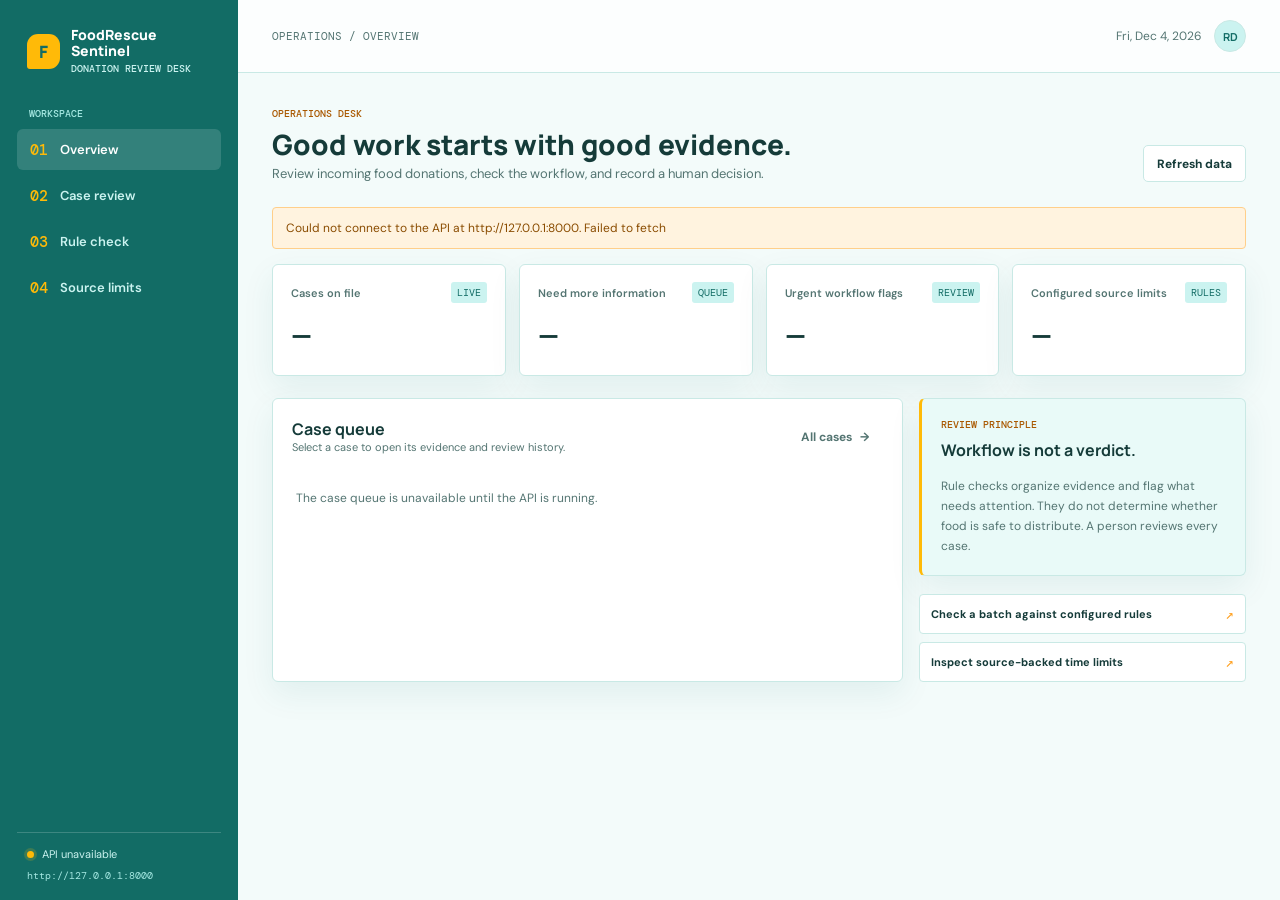
<file: Frontend/index.html>
<!doctype html>
<html lang="en">
<head>
	<meta charset="utf-8">
	<meta name="viewport" content="width=device-width, initial-scale=1">
	<meta name="theme-color" content="#2ec4b6">
	<title>Overview | FoodRescue Sentinel</title>
	<link rel="preconnect" href="https://fonts.googleapis.com">
	<link rel="preconnect" href="https://fonts.gstatic.com" crossorigin>
	<link href="https://fonts.googleapis.com/css2?family=DM+Mono:wght@400;500&family=DM+Sans:wght@400;500;600;700&family=Manrope:wght@500;600;700;800&display=swap" rel="stylesheet">
	<link rel="stylesheet" href="app.css">
	<script src="app.js" defer></script>
</head>
<body data-page="overview">
	<div class="app-shell">
		<aside class="sidebar">
			<a class="brand" href="index.html"><span class="brand-mark">F</span><span class="brand-name">FoodRescue Sentinel<span>DONATION REVIEW DESK</span></span></a>
			<div class="nav-label">Workspace</div>
			<nav class="nav" aria-label="Main navigation">
				<a class="nav-button active" href="index.html" aria-current="page"><span class="nav-glyph">01</span>Overview</a>
				<a class="nav-button" href="cases.html"><span class="nav-glyph">02</span>Case review</a>
				<a class="nav-button" href="rules.html"><span class="nav-glyph">03</span>Rule check</a>
				<a class="nav-button" href="limits.html"><span class="nav-glyph">04</span>Source limits</a>
			</nav>
			<div class="sidebar-bottom"><div class="connection"><span id="connectionDot" class="connection-dot"></span><span id="connectionLabel">Checking API</span></div><div id="apiAddress" class="api-address"></div></div>
		</aside>
		<div class="workspace">
			<header class="topbar"><div class="crumb">OPERATIONS / OVERVIEW</div><div class="top-actions"><span id="todayLabel" class="today"></span><span class="avatar" title="Review desk">RD</span></div></header>
			<main class="page">
				<div class="page-heading"><div><div class="eyebrow">Operations desk</div><h1>Good work starts with good evidence.</h1><p class="subheading">Review incoming food donations, check the workflow, and record a human decision.</p></div><button class="button" id="refreshOverview">Refresh data</button></div>
				<div id="globalNotice" class="notice hidden" role="status"></div>
				<div class="metric-grid">
					<div class="metric"><div class="metric-top">Cases on file <span class="metric-tag">LIVE</span></div><div id="metricCases" class="metric-value">—</div></div>
					<div class="metric"><div class="metric-top">Need more information <span class="metric-tag">QUEUE</span></div><div id="metricInfo" class="metric-value">—</div></div>
					<div class="metric"><div class="metric-top">Urgent workflow flags <span class="metric-tag">REVIEW</span></div><div id="metricUrgent" class="metric-value">—</div></div>
					<div class="metric"><div class="metric-top">Configured source limits <span class="metric-tag">RULES</span></div><div id="metricLimits" class="metric-value">—</div></div>
				</div>
				<div class="overview-grid">
					<section class="panel"><div class="panel-heading"><div><h2>Case queue</h2><div class="panel-note">Select a case to open its evidence and review history.</div></div><a class="button subtle" href="cases.html">All cases <span aria-hidden="true">→</span></a></div><div id="overviewCases" class="case-list"><div class="skeleton">Loading cases…</div></div></section>
					<div><section class="panel guardrail"><div class="eyebrow">Review principle</div><h2>Workflow is not a verdict.</h2><p>Rule checks organize evidence and flag what needs attention. They do not determine whether food is safe to distribute. A person reviews every case.</p></section><div class="quick-links"><a class="quick-link" href="rules.html"><span>Check a batch against configured rules</span><span aria-hidden="true">↗</span></a><a class="quick-link" href="limits.html"><span>Inspect source-backed time limits</span><span aria-hidden="true">↗</span></a></div></div>
				</div>
			</main>
		</div>
	</div>
</body>
</html>
</file>
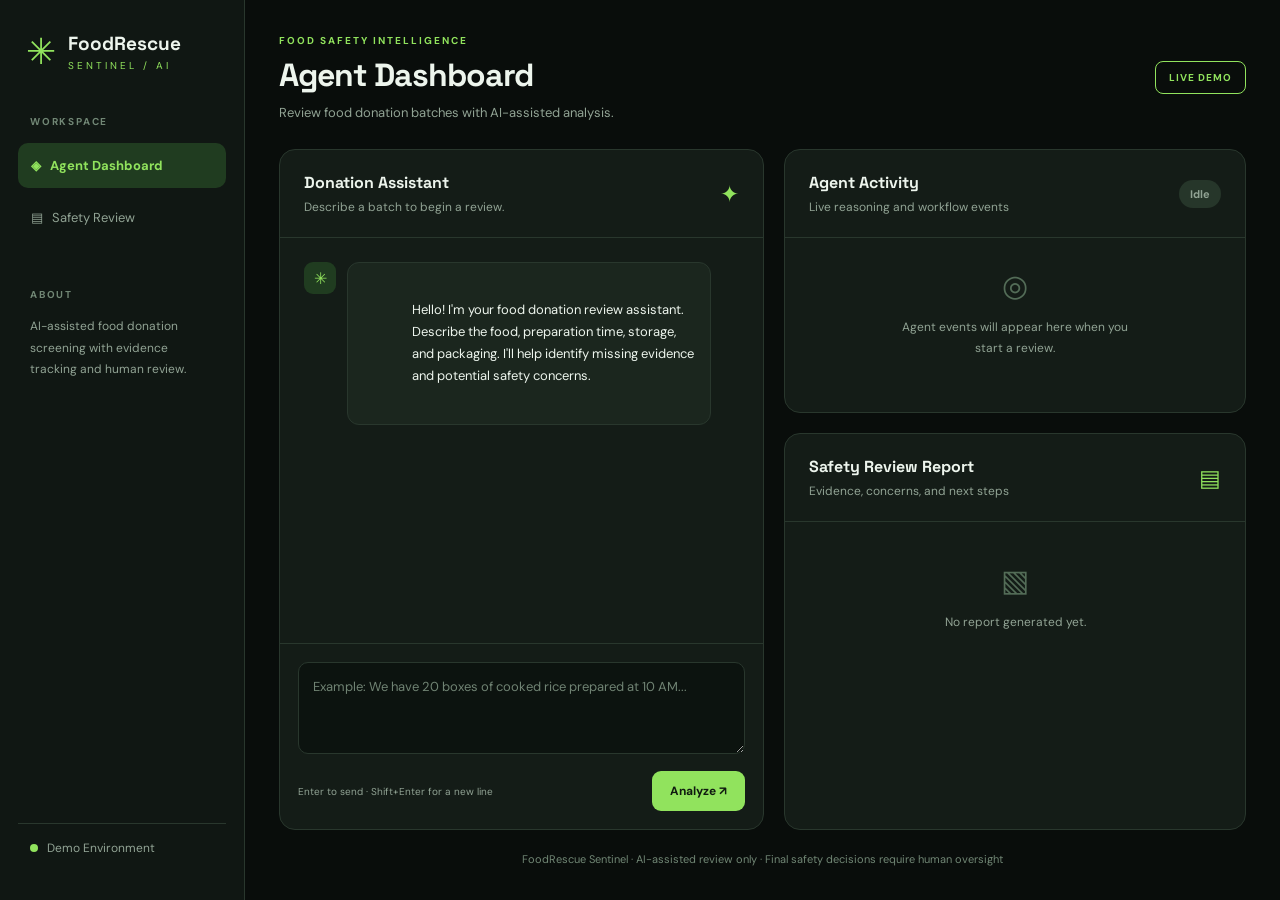
<file: frontend/index.html>
<!DOCTYPE html>
<html lang="en">
<head>
  <meta charset="UTF-8" />
  <meta name="viewport" content="width=device-width, initial-scale=1.0" />
  <title>FoodRescue Sentinel | AI Agent Demo</title>
  <link rel="stylesheet" href="style.css" />
</head>
<body>
  <div class="app">
    <aside class="sidebar">
      <div class="brand">
        <span class="brand-icon">✳</span>
        <div>
          <h2>FoodRescue</h2>
          <p>SENTINEL / AI</p>
        </div>
      </div>

      <div class="sidebar-content">
        <span class="section-label">WORKSPACE</span>
        <div class="nav-item active">◈ &nbsp; Agent Dashboard</div>
        <div class="nav-item">▤ &nbsp; Safety Review</div>

        <div class="sidebar-info">
          <span class="section-label">ABOUT</span>
          <p>AI-assisted food donation screening with evidence tracking and human review.</p>
        </div>
      </div>

      <div class="sidebar-footer">
        <span class="status-dot"></span>
        <span>Demo Environment</span>
      </div>
    </aside>

    <main class="main">
      <header class="topbar">
        <div>
          <p class="eyebrow">FOOD SAFETY INTELLIGENCE</p>
          <h1>Agent Dashboard</h1>
          <p class="subtitle">Review food donation batches with AI-assisted analysis.</p>
        </div>
        <span class="demo-badge">LIVE DEMO</span>
      </header>

      <div class="dashboard">
        <section class="panel chat-panel">
          <div class="panel-heading">
            <div>
              <h3>Donation Assistant</h3>
              <p>Describe a batch to begin a review.</p>
            </div>
            <span class="panel-icon">✦</span>
          </div>

          <div id="chatMessages" class="chat-messages">
            <div class="message assistant">
              <div class="avatar">✳</div>
              <div class="bubble">
                Hello! I'm your food donation review assistant.
                Describe the food, preparation time, storage,
                and packaging. I'll help identify missing evidence
                and potential safety concerns.
              </div>
            </div>
          </div>

          <form id="chatForm" class="chat-form">
            <textarea
              id="messageInput"
              placeholder="Example: We have 20 boxes of cooked rice prepared at 10 AM..."
              rows="3"
              required
            ></textarea>
            <div class="form-actions">
              <span>Enter to send · Shift+Enter for a new line</span>
              <button id="sendButton" type="submit">Analyze ↗</button>
            </div>
          </form>
        </section>

        <div class="right-column">
          <section class="panel activity-panel">
            <div class="panel-heading">
              <div>
                <h3>Agent Activity</h3>
                <p>Live reasoning and workflow events</p>
              </div>
              <span id="agentStatus" class="status-pill">Idle</span>
            </div>
            <div id="activityLog" class="activity-log">
              <div class="empty-state">
                <span>◎</span>
                <p>Agent events will appear here when you start a review.</p>
              </div>
            </div>
          </section>

          <section class="panel report-panel">
            <div class="panel-heading">
              <div>
                <h3>Safety Review Report</h3>
                <p>Evidence, concerns, and next steps</p>
              </div>
              <span class="panel-icon">▤</span>
            </div>
            <div id="reportContent" class="report-content">
              <div class="empty-state">
                <span>▧</span>
                <p>No report generated yet.</p>
              </div>
            </div>
          </section>
        </div>
      </div>

      <footer class="footer">
        FoodRescue Sentinel · AI-assisted review only · Final safety decisions require human oversight
      </footer>
    </main>
  </div>

  <script src="script.js"></script>
</body>
</html>
</file>
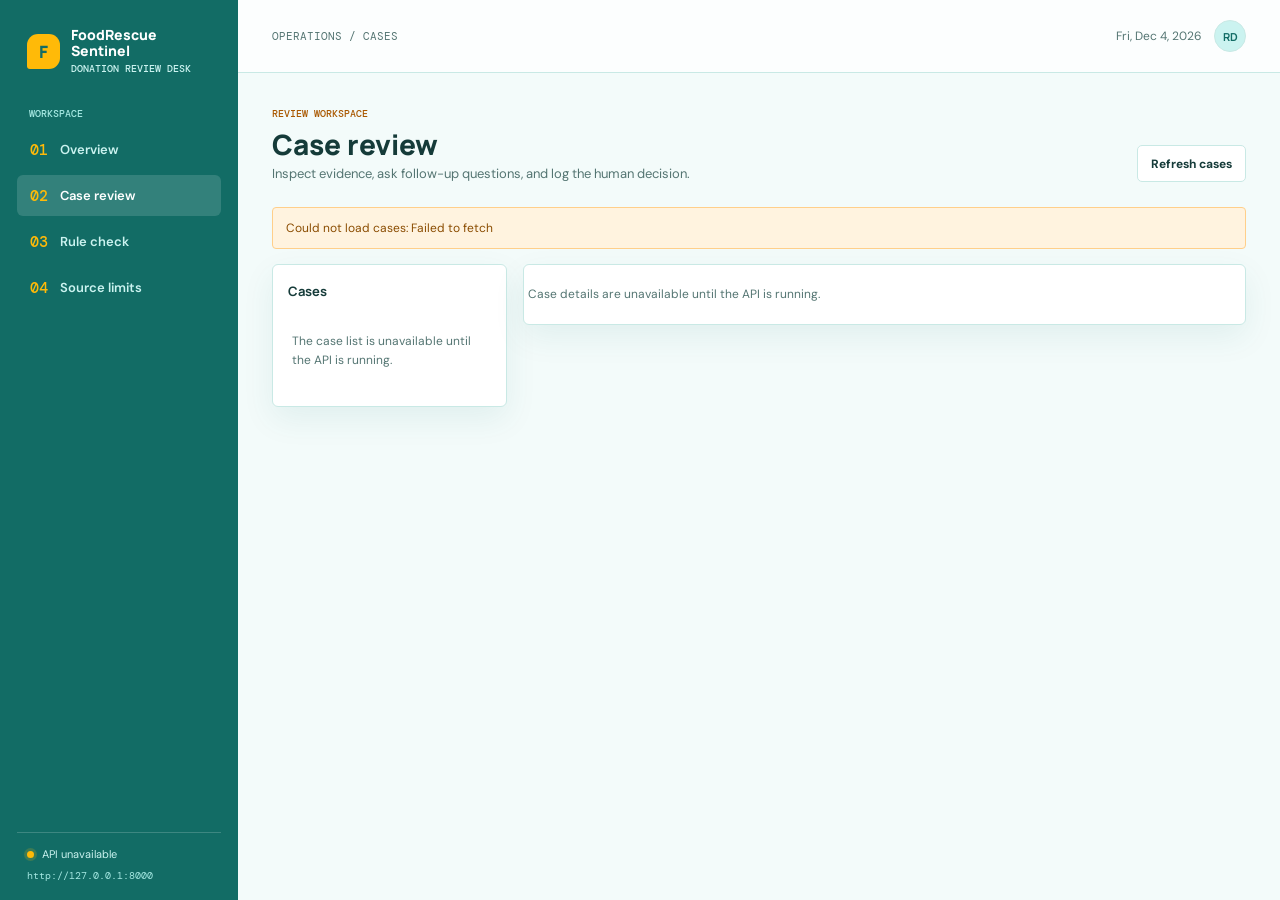
<file: Frontend/cases.html>
<!doctype html>
<html lang="en">
<head>
	<meta charset="utf-8">
	<meta name="viewport" content="width=device-width, initial-scale=1">
	<meta name="theme-color" content="#2ec4b6">
	<title>Case review | FoodRescue Sentinel</title>
	<link rel="preconnect" href="https://fonts.googleapis.com">
	<link rel="preconnect" href="https://fonts.gstatic.com" crossorigin>
	<link href="https://fonts.googleapis.com/css2?family=DM+Mono:wght@400;500&family=DM+Sans:wght@400;500;600;700&family=Manrope:wght@500;600;700;800&display=swap" rel="stylesheet">
	<link rel="stylesheet" href="app.css">
	<script src="app.js" defer></script>
</head>
<body data-page="cases">
	<div class="app-shell">
		<aside class="sidebar">
			<a class="brand" href="index.html"><span class="brand-mark">F</span><span class="brand-name">FoodRescue Sentinel<span>DONATION REVIEW DESK</span></span></a>
			<div class="nav-label">Workspace</div>
			<nav class="nav" aria-label="Main navigation">
				<a class="nav-button" href="index.html"><span class="nav-glyph">01</span>Overview</a>
				<a class="nav-button active" href="cases.html" aria-current="page"><span class="nav-glyph">02</span>Case review</a>
				<a class="nav-button" href="rules.html"><span class="nav-glyph">03</span>Rule check</a>
				<a class="nav-button" href="limits.html"><span class="nav-glyph">04</span>Source limits</a>
			</nav>
			<div class="sidebar-bottom"><div class="connection"><span id="connectionDot" class="connection-dot"></span><span id="connectionLabel">Checking API</span></div><div id="apiAddress" class="api-address"></div></div>
		</aside>
		<div class="workspace">
			<header class="topbar"><div class="crumb">OPERATIONS / CASES</div><div class="top-actions"><span id="todayLabel" class="today"></span><span class="avatar" title="Review desk">RD</span></div></header>
			<main class="page">
				<div class="page-heading"><div><div class="eyebrow">Review workspace</div><h1>Case review</h1><p class="subheading">Inspect evidence, ask follow-up questions, and log the human decision.</p></div><button class="button" id="refreshCases">Refresh cases</button></div>
				<div id="caseNotice" class="notice hidden" role="status"></div>
				<div class="case-layout"><aside class="panel case-sidebar"><h2>Cases <span id="caseCount" class="count-label"></span></h2><div id="casePicker" class="case-picker"><div class="skeleton">Loading…</div></div></aside><div id="caseDetail" class="case-main"><div class="panel empty">Loading case details…</div></div></div>
			</main>
		</div>
	</div>
</body>
</html>
</file>
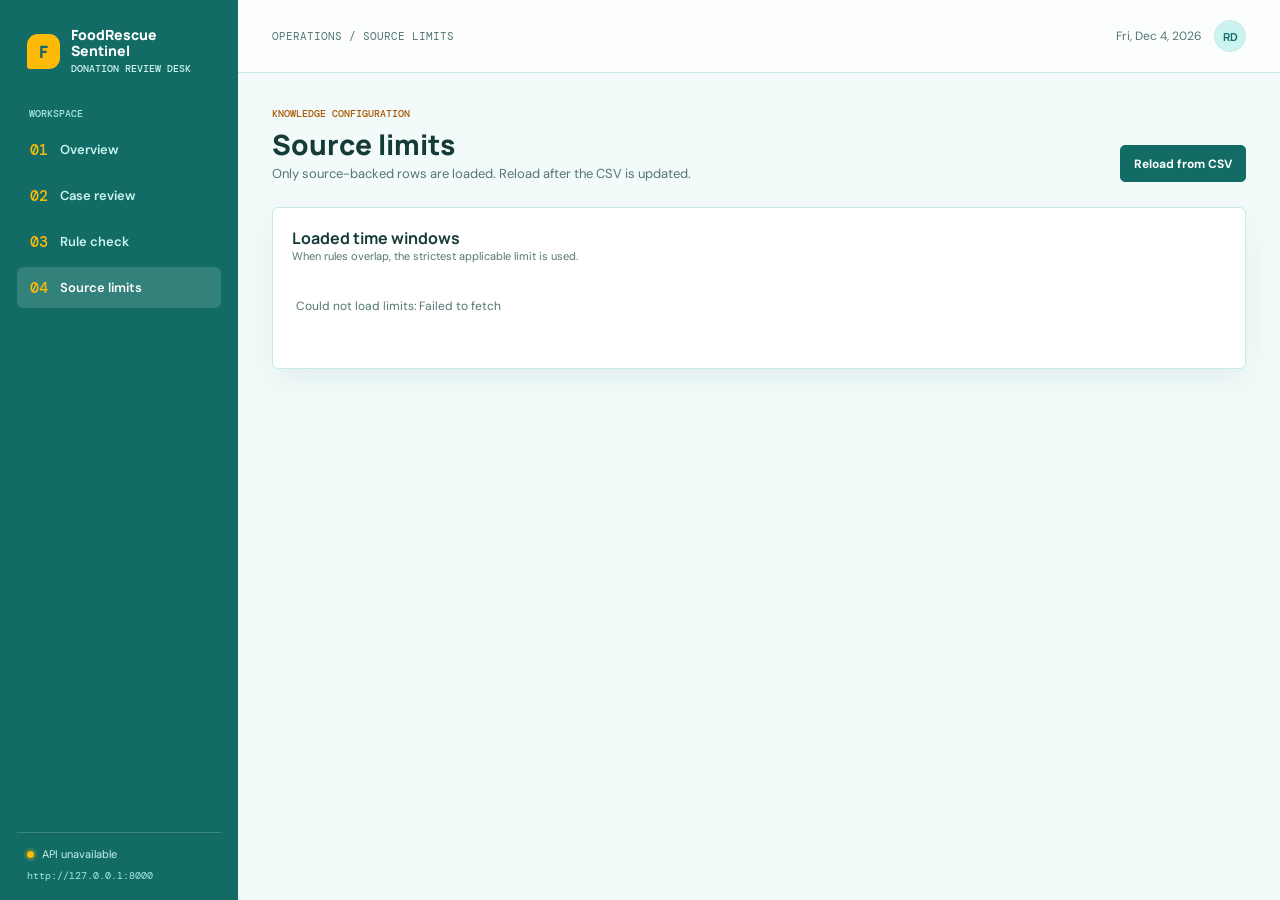
<file: Frontend/limits.html>
<!doctype html>
<html lang="en">
<head>
	<meta charset="utf-8">
	<meta name="viewport" content="width=device-width, initial-scale=1">
	<meta name="theme-color" content="#2ec4b6">
	<title>Source limits | FoodRescue Sentinel</title>
	<link rel="preconnect" href="https://fonts.googleapis.com">
	<link rel="preconnect" href="https://fonts.gstatic.com" crossorigin>
	<link href="https://fonts.googleapis.com/css2?family=DM+Mono:wght@400;500&family=DM+Sans:wght@400;500;600;700&family=Manrope:wght@500;600;700;800&display=swap" rel="stylesheet">
	<link rel="stylesheet" href="app.css">
	<script src="app.js" defer></script>
</head>
<body data-page="limits">
	<div class="app-shell">
		<aside class="sidebar">
			<a class="brand" href="index.html"><span class="brand-mark">F</span><span class="brand-name">FoodRescue Sentinel<span>DONATION REVIEW DESK</span></span></a>
			<div class="nav-label">Workspace</div>
			<nav class="nav" aria-label="Main navigation">
				<a class="nav-button" href="index.html"><span class="nav-glyph">01</span>Overview</a>
				<a class="nav-button" href="cases.html"><span class="nav-glyph">02</span>Case review</a>
				<a class="nav-button" href="rules.html"><span class="nav-glyph">03</span>Rule check</a>
				<a class="nav-button active" href="limits.html" aria-current="page"><span class="nav-glyph">04</span>Source limits</a>
			</nav>
			<div class="sidebar-bottom"><div class="connection"><span id="connectionDot" class="connection-dot"></span><span id="connectionLabel">Checking API</span></div><div id="apiAddress" class="api-address"></div></div>
		</aside>
		<div class="workspace">
			<header class="topbar"><div class="crumb">OPERATIONS / SOURCE LIMITS</div><div class="top-actions"><span id="todayLabel" class="today"></span><span class="avatar" title="Review desk">RD</span></div></header>
			<main class="page">
				<div class="page-heading"><div><div class="eyebrow">Knowledge configuration</div><h1>Source limits</h1><p class="subheading">Only source-backed rows are loaded. Reload after the CSV is updated.</p></div><div class="limits-toolbar"><span id="limitsCount" class="count-label"></span><button class="button primary" id="reloadLimits">Reload from CSV</button></div></div>
				<div id="limitsNotice" class="notice hidden" role="status"></div>
				<section class="panel"><div class="panel-heading"><div><h2>Loaded time windows</h2><div class="panel-note">When rules overlap, the strictest applicable limit is used.</div></div></div><div id="limitsTable" class="table-wrap"><div class="empty">Loading configured limits…</div></div><div id="limitsWarnings" class="warnings"></div></section>
			</main>
		</div>
	</div>
</body>
</html>
</file>
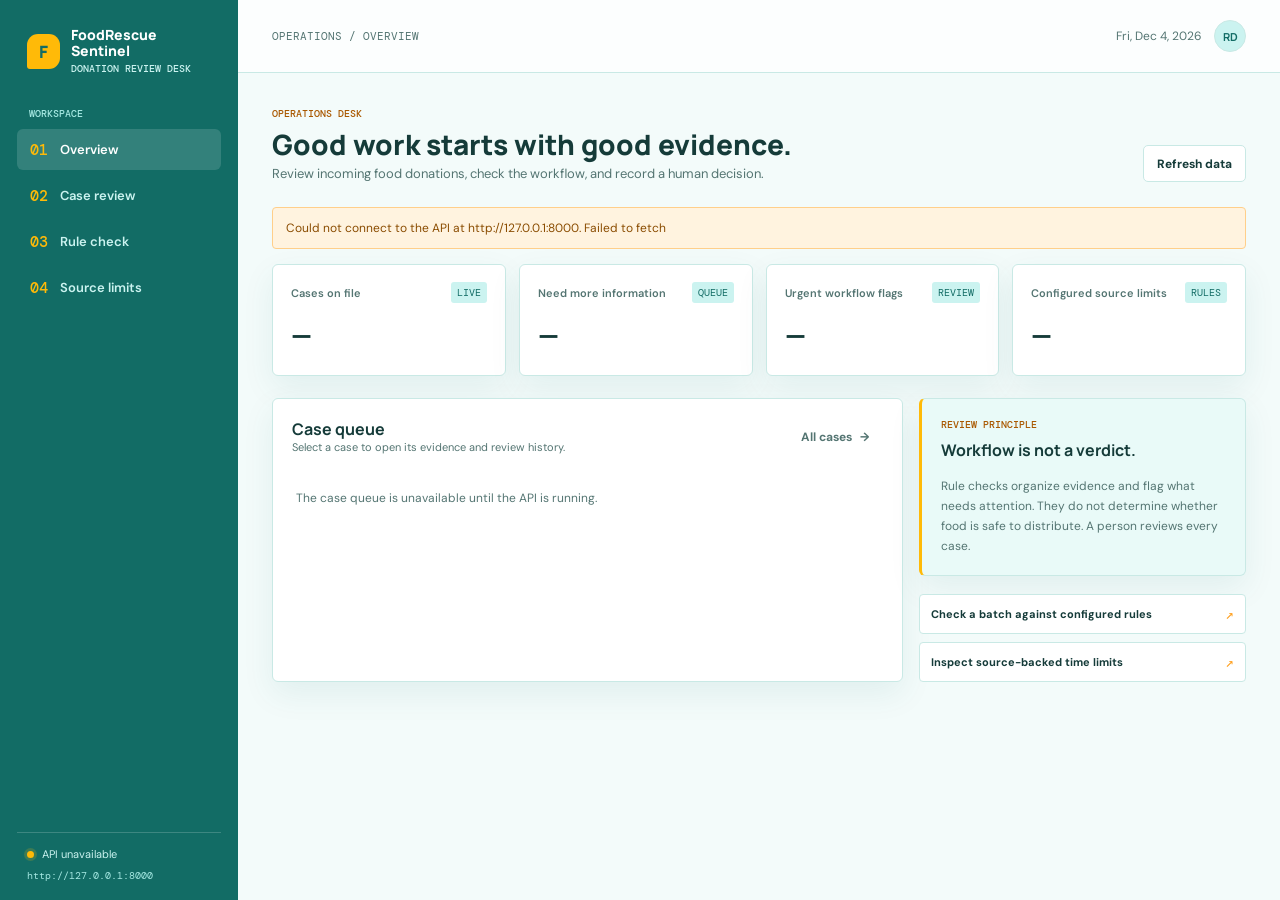
<file: Frontend/main.html>
<!doctype html>
<html lang="en">
<head>
	<meta charset="utf-8">
	<meta name="viewport" content="width=device-width, initial-scale=1">
	<meta http-equiv="refresh" content="0; url=index.html">
	<title>FoodRescue Sentinel</title>
	<script>location.replace(`index.html${location.search}${location.hash}`);</script>
</head>
<body><a href="index.html">Continue to FoodRescue Sentinel</a></body>
</html>
</file>
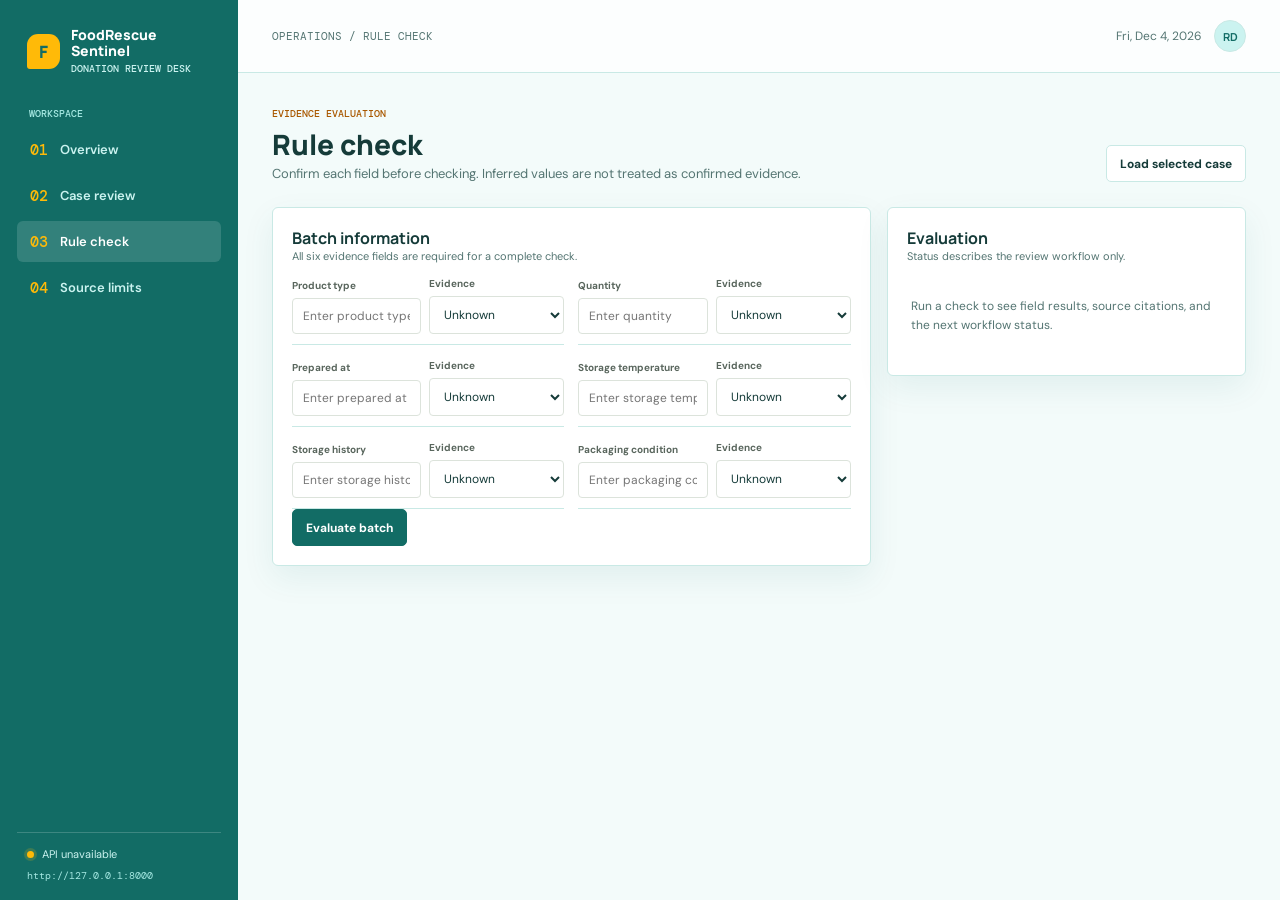
<file: Frontend/rules.html>
<!doctype html>
<html lang="en">
<head>
	<meta charset="utf-8">
	<meta name="viewport" content="width=device-width, initial-scale=1">
	<meta name="theme-color" content="#2ec4b6">
	<title>Rule check | FoodRescue Sentinel</title>
	<link rel="preconnect" href="https://fonts.googleapis.com">
	<link rel="preconnect" href="https://fonts.gstatic.com" crossorigin>
	<link href="https://fonts.googleapis.com/css2?family=DM+Mono:wght@400;500&family=DM+Sans:wght@400;500;600;700&family=Manrope:wght@500;600;700;800&display=swap" rel="stylesheet">
	<link rel="stylesheet" href="app.css">
	<script src="app.js" defer></script>
</head>
<body data-page="rules">
	<div class="app-shell">
		<aside class="sidebar">
			<a class="brand" href="index.html"><span class="brand-mark">F</span><span class="brand-name">FoodRescue Sentinel<span>DONATION REVIEW DESK</span></span></a>
			<div class="nav-label">Workspace</div>
			<nav class="nav" aria-label="Main navigation">
				<a class="nav-button" href="index.html"><span class="nav-glyph">01</span>Overview</a>
				<a class="nav-button" href="cases.html"><span class="nav-glyph">02</span>Case review</a>
				<a class="nav-button active" href="rules.html" aria-current="page"><span class="nav-glyph">03</span>Rule check</a>
				<a class="nav-button" href="limits.html"><span class="nav-glyph">04</span>Source limits</a>
			</nav>
			<div class="sidebar-bottom"><div class="connection"><span id="connectionDot" class="connection-dot"></span><span id="connectionLabel">Checking API</span></div><div id="apiAddress" class="api-address"></div></div>
		</aside>
		<div class="workspace">
			<header class="topbar"><div class="crumb">OPERATIONS / RULE CHECK</div><div class="top-actions"><span id="todayLabel" class="today"></span><span class="avatar" title="Review desk">RD</span></div></header>
			<main class="page">
				<div class="page-heading"><div><div class="eyebrow">Evidence evaluation</div><h1>Rule check</h1><p class="subheading">Confirm each field before checking. Inferred values are not treated as confirmed evidence.</p></div><button class="button" id="loadCaseIntoRules">Load selected case</button></div>
				<div id="rulesNotice" class="notice hidden" role="status"></div>
				<div class="rule-layout">
					<section class="panel"><div class="panel-heading"><div><h2>Batch information</h2><div class="panel-note">All six evidence fields are required for a complete check.</div></div></div><form id="ruleForm"><div id="ruleFields" class="rule-form-grid"></div><button class="button primary" type="submit">Evaluate batch</button></form></section>
					<section class="panel"><div class="panel-heading"><div><h2>Evaluation</h2><div class="panel-note">Status describes the review workflow only.</div></div></div><div id="ruleOutput" class="empty">Run a check to see field results, source citations, and the next workflow status.</div></section>
				</div>
			</main>
		</div>
	</div>
</body>
</html>
</file>
<file: Frontend/app.css>
:root {
	color-scheme: light;
	--ink: #153b39;
	--muted: #547572;
	--line: #c9e9e5;
	--canvas: #f3fbfa;
	--paper: #fff;
	--forest: #126c65;
	--forest-soft: #cbf3f0;
	--lime: #ffba08;
	--coral: #ff9f1c;
	--coral-ink: #a95800;
	--coral-soft: #fff0d8;
	--gold: #815600;
	--gold-soft: #fff3cc;
	--blue: #187c75;
	--blue-soft: #cbf3f0;
	--shadow: 0 12px 32px rgb(18 108 101 / 8%);
	font-family: "DM Sans", sans-serif;
}
* { box-sizing: border-box; }
body { margin: 0; min-width: 320px; background: var(--canvas); color: var(--ink); }
button, input, select, textarea { font: inherit; }
button { cursor: pointer; }
a { color: inherit; }
.app-shell { display: grid; grid-template-columns: 238px minmax(0, 1fr); min-height: 100vh; }
.sidebar { display: flex; flex-direction: column; min-height: 100vh; padding: 27px 17px 18px; background: var(--forest); color: #fff; }
.brand { display: flex; align-items: center; gap: 11px; padding: 0 10px 32px; text-decoration: none; }
.brand-mark { display: grid; place-items: center; width: 35px; height: 35px; border-radius: 11px 11px 11px 3px; background: var(--lime); color: var(--forest); font: 800 17px Manrope, sans-serif; }
.brand-name { font: 800 14px/1.15 Manrope, sans-serif; }
.brand-name span { display: block; margin-top: 3px; color: #cbf3f0; font: 500 10px "DM Mono", monospace; }
.nav-label { padding: 0 12px 9px; color: #a5e8e2; font: 500 10px "DM Mono", monospace; text-transform: uppercase; }
.nav { display: grid; gap: 5px; }
.nav-button { display: flex; align-items: center; gap: 12px; width: 100%; padding: 11px 12px; border: 0; border-radius: 6px; background: transparent; color: #cbf3f0; text-align: left; text-decoration: none; font-size: 13px; font-weight: 600; }
.nav-button:hover, .nav-button.active { background: rgb(255 255 255 / 14%); color: #fff; }
.nav-glyph { display: grid; place-items: center; width: 19px; height: 19px; color: var(--lime); font: 500 15px "DM Mono", monospace; }
.sidebar-bottom { margin-top: auto; padding: 14px 10px 0; border-top: 1px solid rgb(255 255 255 / 18%); }
.connection { display: flex; align-items: center; gap: 8px; color: #cbf3f0; font-size: 11px; }
.connection-dot { width: 7px; height: 7px; border-radius: 50%; background: var(--lime); box-shadow: 0 0 0 3px rgb(255 186 8 / 18%); }
.connection-dot.online { background: #2ec4b6; box-shadow: 0 0 0 3px rgb(46 196 182 / 18%); }
.api-address { overflow: hidden; margin-top: 8px; color: #a5e8e2; font: 10px "DM Mono", monospace; text-overflow: ellipsis; white-space: nowrap; }
.workspace { min-width: 0; }
.topbar { display: flex; justify-content: space-between; align-items: center; min-height: 73px; padding: 0 34px; border-bottom: 1px solid var(--line); background: rgb(255 255 255 / 78%); }
.crumb { color: var(--muted); font: 11px "DM Mono", monospace; }
.top-actions { display: flex; align-items: center; gap: 12px; }
.today { color: var(--muted); font-size: 12px; }
.avatar { display: grid; place-items: center; width: 32px; height: 32px; border: 1px solid var(--line); border-radius: 50%; background: var(--forest-soft); color: var(--forest); font: 700 11px Manrope, sans-serif; }
main { max-width: 1440px; margin: 0 auto; padding: 34px; }
.page { animation: appear .22s ease-out; }
@keyframes appear { from { opacity: 0; transform: translateY(5px); } to { opacity: 1; transform: translateY(0); } }
.page-heading { display: flex; justify-content: space-between; align-items: flex-end; gap: 20px; margin-bottom: 25px; }
.eyebrow { margin-bottom: 8px; color: var(--coral-ink); font: 500 10px "DM Mono", monospace; text-transform: uppercase; }
h1, h2, h3, p { margin-top: 0; }
h1 { margin-bottom: 5px; font: 800 28px/1.15 Manrope, sans-serif; }
.subheading { margin: 0; color: var(--muted); font-size: 13px; }
h2 { margin-bottom: 16px; font: 700 16px Manrope, sans-serif; }
h3 { margin-bottom: 8px; font: 700 13px Manrope, sans-serif; }
.button { display: inline-flex; align-items: center; justify-content: center; gap: 8px; min-height: 37px; padding: 0 13px; border: 1px solid var(--line); border-radius: 5px; background: #fff; color: var(--ink); text-decoration: none; font-size: 12px; font-weight: 700; transition: background .15s, border-color .15s, transform .15s; }
.button:hover { border-color: #8edbd4; background: #f3fbfa; transform: translateY(-1px); }
.button.primary { border-color: var(--forest); background: var(--forest); color: #fff; }
.button.primary:hover { background: #0e5a54; }
.button.subtle { border-color: transparent; background: transparent; color: var(--muted); }
.button:disabled { cursor: wait; opacity: .58; transform: none; }
.metric-grid { display: grid; grid-template-columns: repeat(4, minmax(0, 1fr)); gap: 13px; margin-bottom: 22px; }
.metric { min-height: 112px; padding: 17px 18px; border: 1px solid var(--line); border-radius: 6px; background: var(--paper); box-shadow: var(--shadow); }
.metric-top { display: flex; justify-content: space-between; align-items: center; color: var(--muted); font-size: 11px; font-weight: 600; }
.metric-tag { padding: 4px 6px; border-radius: 3px; background: var(--forest-soft); color: var(--forest); font: 10px "DM Mono", monospace; }
.metric-value { margin-top: 13px; font: 800 27px Manrope, sans-serif; }
.overview-grid { display: grid; grid-template-columns: minmax(0, 1.45fr) minmax(260px, .75fr); gap: 16px; }
.panel { min-width: 0; padding: 19px; border: 1px solid var(--line); border-radius: 6px; background: var(--paper); box-shadow: var(--shadow); }
.panel-heading { display: flex; justify-content: space-between; align-items: flex-start; gap: 12px; margin-bottom: 14px; }
.panel-heading h2 { margin: 0; }
.panel-note { color: var(--muted); font-size: 11px; }
.case-list { display: grid; }
.case-row { display: grid; grid-template-columns: minmax(0, 1fr) auto; align-items: center; gap: 14px; width: 100%; padding: 13px 3px; border: 0; border-top: 1px solid var(--line); background: transparent; text-align: left; text-decoration: none; }
.case-row:hover .case-title { color: var(--coral-ink); }
.case-title { margin-bottom: 4px; font-size: 12px; font-weight: 700; }
.case-meta { color: var(--muted); font: 10px "DM Mono", monospace; }
.badge { display: inline-flex; align-items: center; gap: 6px; padding: 5px 7px; border-radius: 3px; font: 10px "DM Mono", monospace; white-space: nowrap; }
.badge::before { width: 5px; height: 5px; border-radius: 50%; background: currentColor; content: ""; }
.badge.info { background: var(--gold-soft); color: var(--gold); }
.badge.urgent { background: var(--coral-soft); color: var(--coral); }
.badge.ready { background: var(--forest-soft); color: var(--forest); }
.guardrail { border-left: 3px solid var(--lime); background: #e9faf8; }
.guardrail p { margin: 10px 0 0; color: var(--muted); font-size: 12px; line-height: 1.65; }
.quick-links { display: grid; gap: 8px; margin-top: 18px; }
.quick-link { display: flex; justify-content: space-between; align-items: center; padding: 10px 11px; border: 1px solid var(--line); border-radius: 4px; background: #fff; text-align: left; text-decoration: none; font-size: 11px; font-weight: 700; }
.quick-link span:last-child { color: var(--coral); font: 14px "DM Mono", monospace; }
.notice { margin-bottom: 15px; padding: 11px 13px; border: 1px solid #ffdc7a; border-radius: 4px; background: #fff8df; color: #745000; font-size: 12px; line-height: 1.5; }
.notice.error { border-color: #ffcf8a; background: #fff3df; color: #8a4c00; }
.notice.success { border-color: #9be4dd; background: #e9faf8; color: #126c65; }
.hidden { display: none !important; }
.case-layout { display: grid; grid-template-columns: 235px minmax(0, 1fr); gap: 16px; align-items: start; }
.case-sidebar { padding: 15px; }
.case-sidebar h2 { margin: 2px 0 12px; font-size: 13px; }
.case-picker { display: grid; gap: 5px; }
.case-option { width: 100%; padding: 11px; border: 1px solid transparent; border-radius: 4px; background: transparent; text-align: left; }
.case-option:hover { background: #f3fbfa; }
.case-option.selected { border-color: #8edbd4; background: #e2f8f5; }
.case-option strong, .case-option small { display: block; }
.case-option strong { margin-bottom: 5px; font-size: 11px; }
.case-option small { color: var(--muted); font: 9px "DM Mono", monospace; }
.case-main { display: grid; gap: 15px; }
.case-summary { display: flex; justify-content: space-between; align-items: flex-start; gap: 16px; }
.case-id { margin-bottom: 7px; color: var(--coral-ink); font: 10px "DM Mono", monospace; }
.summary-text { max-width: 750px; margin: 0; color: var(--muted); font-size: 13px; line-height: 1.6; }
.field-grid { display: grid; grid-template-columns: repeat(3, minmax(0, 1fr)); gap: 0 14px; }
.field-item { padding: 12px 0; border-top: 1px solid var(--line); }
.field-label { margin-bottom: 6px; color: var(--muted); font: 10px "DM Mono", monospace; text-transform: uppercase; }
.field-value { overflow-wrap: anywhere; font-size: 12px; font-weight: 600; }
.field-status { display: inline-block; margin-top: 5px; padding: 3px 5px; border-radius: 2px; background: var(--blue-soft); color: var(--blue); font: 9px "DM Mono", monospace; }
.field-status.confirmed { background: var(--forest-soft); color: var(--forest); }
.field-status.inferred { background: var(--gold-soft); color: var(--gold); }
.detail-grid, .review-grid { display: grid; grid-template-columns: 1fr 1fr; gap: 15px; }
.plain-list { display: grid; gap: 9px; margin: 0; padding: 0; list-style: none; }
.plain-list li { padding-left: 12px; border-left: 2px solid #8edbd4; color: var(--muted); font-size: 11px; line-height: 1.55; }
.plain-list li.concern { border-color: var(--coral); }
.reference { display: grid; gap: 4px; padding: 9px 0; border-top: 1px solid var(--line); }
.reference strong { color: var(--blue); font-size: 11px; }
.reference small { color: var(--muted); font-size: 10px; line-height: 1.5; }
.form-grid { display: grid; grid-template-columns: 1fr 1fr; gap: 11px; }
.form-field { display: grid; gap: 6px; min-width: 0; }
.form-field.full { grid-column: 1 / -1; }
label { color: #59665d; font-size: 10px; font-weight: 700; }
input, select, textarea { width: 100%; min-width: 0; padding: 9px 10px; border: 1px solid #dce3db; border-radius: 4px; outline: none; background: #fff; color: var(--ink); font-size: 12px; }
input:focus, select:focus, textarea:focus { border-color: #2ec4b6; box-shadow: 0 0 0 3px rgb(46 196 182 / 18%); }
textarea { min-height: 74px; resize: vertical; line-height: 1.5; }
.review-history { display: grid; gap: 9px; }
.review-entry { padding: 9px 0; border-top: 1px solid var(--line); }
.review-entry-head { display: flex; justify-content: space-between; gap: 8px; font-size: 11px; font-weight: 700; }
.review-entry time { color: var(--muted); font: 9px "DM Mono", monospace; }
.review-entry p { margin: 6px 0 0; color: var(--muted); font-size: 10px; line-height: 1.5; }
.chat-stream { display: grid; gap: 8px; max-height: 240px; overflow: auto; padding: 10px; border: 1px solid var(--line); border-radius: 4px; background: #f3fbfa; }
.chat-event { padding: 8px 9px; border-left: 2px solid #8edbd4; background: #fff; color: var(--muted); font-size: 10px; line-height: 1.5; }
.chat-event.question { border-color: var(--coral); }
.chat-event.final { border-color: var(--lime); }
.chat-event strong { display: block; margin-bottom: 3px; color: var(--ink); font: 10px "DM Mono", monospace; text-transform: uppercase; }
.chat-form { display: grid; grid-template-columns: minmax(0, 1fr) auto; gap: 8px; margin-top: 10px; }
.chat-form input { min-width: 0; }
.empty { padding: 20px 4px; color: var(--muted); font-size: 12px; line-height: 1.6; }
.rule-layout { display: grid; grid-template-columns: minmax(0, 1.25fr) minmax(290px, .75fr); gap: 16px; align-items: start; }
.rule-form-grid { display: grid; grid-template-columns: repeat(2, minmax(0, 1fr)); gap: 14px; }
.tracked-field { display: grid; grid-template-columns: minmax(0, 1fr) 135px; gap: 8px; align-items: end; padding-bottom: 10px; border-bottom: 1px solid var(--line); }
.tracked-field .form-field { min-width: 0; }
.rule-results { display: grid; gap: 9px; }
.rule-result { padding: 10px; border: 1px solid var(--line); border-radius: 4px; background: #f8fdfc; }
.rule-result-head { display: flex; justify-content: space-between; align-items: center; gap: 10px; margin-bottom: 5px; }
.rule-result-name { color: var(--muted); font: 10px "DM Mono", monospace; overflow-wrap: anywhere; }
.rule-result p { margin: 0; color: var(--muted); font-size: 10px; line-height: 1.5; }
.rule-result a { display: inline-block; margin-top: 6px; color: var(--blue); font-size: 10px; }
.result-flag { min-width: 47px; padding: 4px 6px; border-radius: 3px; background: var(--blue-soft); color: var(--blue); text-align: center; font: 9px "DM Mono", monospace; }
.result-flag.pass { background: var(--forest-soft); color: var(--forest); }
.result-flag.fail { background: var(--coral-soft); color: var(--coral); }
.result-flag.na { background: var(--gold-soft); color: var(--gold); }
.workflow-box { margin-bottom: 13px; padding: 13px; border-radius: 4px; background: #e9faf8; }
.workflow-box strong { display: block; margin: 6px 0 4px; font: 700 14px Manrope, sans-serif; }
.workflow-box p { margin: 0; color: var(--muted); font-size: 10px; line-height: 1.5; }
.limits-toolbar { display: flex; align-items: center; gap: 10px; }
.count-label { color: var(--muted); font: 10px "DM Mono", monospace; }
.table-wrap { width: 100%; overflow-x: auto; }
table { width: 100%; border-collapse: collapse; text-align: left; }
th { padding: 10px 9px; border-bottom: 1px solid var(--line); color: var(--muted); font: 9px "DM Mono", monospace; text-transform: uppercase; white-space: nowrap; }
td { padding: 11px 9px; border-bottom: 1px solid var(--line); font-size: 11px; vertical-align: top; }
td a { color: var(--blue); }
.warnings { display: grid; gap: 7px; margin-top: 13px; }
.warning-row { padding: 9px 11px; border-left: 2px solid var(--lime); background: #fff8df; color: #745000; font-size: 10px; }
.skeleton { color: var(--muted); font-size: 12px; }
@media (max-width: 1050px) {
	.app-shell { grid-template-columns: 205px minmax(0, 1fr); }
	main { padding: 27px 23px; }
	.metric-grid { grid-template-columns: repeat(2, minmax(0, 1fr)); }
	.case-layout { grid-template-columns: 190px minmax(0, 1fr); }
	.field-grid { grid-template-columns: repeat(2, minmax(0, 1fr)); }
}
@media (max-width: 760px) {
	.app-shell { display: block; }
	.sidebar { position: sticky; z-index: 4; top: 0; min-height: auto; padding: 10px 13px; }
	.brand { padding: 0 3px 10px; }
	.brand-mark { width: 30px; height: 30px; }
	.brand-name { font-size: 12px; }
	.brand-name span, .nav-label, .sidebar-bottom { display: none; }
	.nav { display: flex; gap: 4px; overflow-x: auto; }
	.nav-button { justify-content: center; gap: 7px; width: auto; min-width: max-content; padding: 8px 10px; font-size: 11px; }
	.nav-glyph { width: auto; font-size: 12px; }
	.topbar { min-height: 48px; padding: 0 17px; }
	.today { display: none; }
	main { padding: 23px 15px; }
	.page-heading { align-items: flex-start; }
	h1 { font-size: 24px; }
	.overview-grid, .rule-layout, .detail-grid, .review-grid { grid-template-columns: 1fr; }
	.case-layout { grid-template-columns: 1fr; }
	.case-picker { display: flex; overflow-x: auto; }
	.case-option { min-width: 165px; }
	.case-sidebar { padding: 12px; }
	.case-sidebar h2 { margin-bottom: 8px; }
}
@media (max-width: 470px) {
	.metric-grid { gap: 8px; }
	.metric { min-height: 96px; padding: 13px; }
	.metric-value { font-size: 23px; }
	.field-grid, .rule-form-grid, .form-grid { grid-template-columns: 1fr; }
	.form-field.full { grid-column: auto; }
	.tracked-field { grid-template-columns: minmax(0, 1fr) 115px; }
	.page-heading { flex-direction: column; }
	.limits-toolbar { align-items: flex-start; flex-direction: column; }
	.case-summary { flex-direction: column; }
}
@media (prefers-reduced-motion: reduce) {
	*, *::before, *::after { scroll-behavior: auto !important; animation-duration: .01ms !important; transition-duration: .01ms !important; }
}
</file>
<file: frontend/style.css>
@import url('https://fonts.googleapis.com/css2?family=DM+Sans:wght@400;500;600;700&family=Space+Grotesk:wght@400;500;600;700&display=swap');

:root {
  --bg: #090d0b;
  --sidebar: #101713;
  --panel: #141c17;
  --panel-light: #1b261e;
  --border: #29372d;
  --text: #edf5ed;
  --muted: #91a394;
  --accent: #91e35d;
  --accent-dark: #203c20;
  --danger: #ff857d;
  --warning: #f0c674;
}

* {
  box-sizing: border-box;
}

body {
  margin: 0;
  background: var(--bg);
  color: var(--text);
  font-family: 'DM Sans', sans-serif;
}

button, textarea {
  font: inherit;
}

.app {
  display: flex;
  min-height: 100vh;
}

.sidebar {
  width: 245px;
  flex-shrink: 0;
  background: var(--sidebar);
  border-right: 1px solid var(--border);
  display: flex;
  flex-direction: column;
  padding: 28px 18px;
}

.brand {
  display: flex;
  align-items: center;
  gap: 12px;
  padding: 0 8px 40px;
}

.brand-icon {
  color: var(--accent);
  font-size: 36px;
}

.brand h2 {
  margin: 0;
  font-family: 'Space Grotesk', sans-serif;
  font-size: 19px;
}

.brand p {
  margin: 3px 0 0;
  color: var(--accent);
  font-size: 10px;
  letter-spacing: 3px;
}

.sidebar-content {
  flex: 1;
}

.section-label {
  display: block;
  margin: 0 12px 15px;
  color: #718775;
  font-size: 10px;
  font-weight: 700;
  letter-spacing: 1.8px;
}

.nav-item {
  padding: 14px 13px;
  margin-bottom: 7px;
  border-radius: 10px;
  color: var(--muted);
  font-size: 13px;
}

.nav-item.active {
  background: var(--accent-dark);
  color: var(--accent);
  font-weight: 700;
}

.sidebar-info {
  margin-top: 48px;
}

.sidebar-info p {
  padding: 0 12px;
  color: var(--muted);
  font-size: 12px;
  line-height: 1.8;
}

.sidebar-footer {
  display: flex;
  align-items: center;
  gap: 9px;
  padding: 16px 12px;
  border-top: 1px solid var(--border);
  color: var(--muted);
  font-size: 12px;
}

.status-dot {
  width: 8px;
  height: 8px;
  border-radius: 50%;
  background: var(--accent);
}

.main {
  flex: 1;
  min-width: 0;
  padding: 34px;
  display: flex;
  flex-direction: column;
}

.topbar {
  display: flex;
  justify-content: space-between;
  align-items: center;
  gap: 16px;
  margin-bottom: 28px;
}

.eyebrow {
  margin: 0 0 8px;
  color: var(--accent);
  font-size: 10px;
  font-weight: 700;
  letter-spacing: 2px;
}

h1, h2, h3 {
  font-family: 'Space Grotesk', sans-serif;
}

h1 {
  margin: 0;
  font-size: 32px;
  letter-spacing: -1px;
}

.subtitle {
  color: var(--muted);
  font-size: 13px;
  margin: 9px 0 0;
}

.demo-badge {
  border: 1px solid var(--accent);
  color: var(--accent);
  padding: 9px 13px;
  border-radius: 8px;
  font-size: 10px;
  font-weight: 700;
  letter-spacing: 1px;
  white-space: nowrap;
}

.dashboard {
  display: grid;
  grid-template-columns: minmax(350px, 1.05fr) minmax(350px, 1fr);
  gap: 20px;
  flex: 1;
  min-height: 650px;
}

.right-column {
  display: grid;
  grid-template-rows: minmax(250px, 0.8fr) minmax(350px, 1.2fr);
  gap: 20px;
  min-height: 0;
}

.panel {
  background: var(--panel);
  border: 1px solid var(--border);
  border-radius: 16px;
  overflow: hidden;
  min-height: 0;
}

.panel-heading {
  display: flex;
  justify-content: space-between;
  align-items: center;
  padding: 22px 24px;
  border-bottom: 1px solid var(--border);
}

.panel-heading h3 {
  margin: 0;
  font-size: 16px;
}

.panel-heading p {
  margin: 6px 0 0;
  color: var(--muted);
  font-size: 12px;
}

.panel-icon {
  color: var(--accent);
  font-size: 23px;
}

.chat-panel {
  display: flex;
  flex-direction: column;
  min-height: 650px;
}

.chat-messages {
  flex: 1;
  padding: 24px;
  overflow-y: auto;
  min-height: 200px;
  max-height: calc(100vh - 360px);
}

.message {
  display: flex;
  align-items: flex-start;
  gap: 11px;
  margin-bottom: 22px;
}

.message.user {
  flex-direction: row-reverse;
}

.avatar {
  flex-shrink: 0;
  width: 32px;
  height: 32px;
  display: grid;
  place-items: center;
  background: var(--accent-dark);
  color: var(--accent);
  border-radius: 9px;
}

.bubble {
  max-width: 85%;
  padding: 14px 16px;
  background: var(--panel-light);
  border: 1px solid var(--border);
  border-radius: 12px;
  font-size: 13px;
  line-height: 1.7;
  white-space: pre-wrap;
  overflow-wrap: anywhere;
}

.message.user .bubble {
  background: var(--accent-dark);
  border-color: #416c37;
}

.chat-form {
  padding: 18px;
  border-top: 1px solid var(--border);
}

textarea {
  width: 100%;
  resize: vertical;
  min-height: 90px;
  background: #0c130f;
  color: var(--text);
  border: 1px solid var(--border);
  border-radius: 10px;
  outline: none;
  padding: 14px;
  font-size: 13px;
  line-height: 1.6;
}

textarea:focus {
  border-color: var(--accent);
}

textarea::placeholder {
  color: #708373;
}

.form-actions {
  display: flex;
  justify-content: space-between;
  align-items: center;
  gap: 12px;
  margin-top: 12px;
}

.form-actions span {
  color: var(--muted);
  font-size: 10px;
}

button {
  background: var(--accent);
  color: #101b10;
  border: none;
  border-radius: 9px;
  padding: 12px 18px;
  font-weight: 700;
  font-size: 12px;
  cursor: pointer;
  transition: 0.2s;
}

button:hover {
  background: #b4f58a;
  transform: translateY(-1px);
}

button:disabled {
  opacity: 0.5;
  cursor: not-allowed;
  transform: none;
}

.activity-panel, .report-panel {
  display: flex;
  flex-direction: column;
}

.activity-log, .report-content {
  flex: 1;
  overflow-y: auto;
  padding: 20px 24px;
  max-height: 380px;
}

.empty-state {
  min-height: 120px;
  display: flex;
  flex-direction: column;
  align-items: center;
  justify-content: center;
  text-align: center;
  color: var(--muted);
}

.empty-state span {
  font-size: 30px;
  color: #536c57;
}

.empty-state p {
  max-width: 250px;
  font-size: 12px;
  line-height: 1.7;
}

.status-pill {
  background: #26362a;
  color: var(--muted);
  padding: 7px 11px;
  border-radius: 20px;
  font-size: 11px;
  font-weight: 700;
}

.status-pill.running {
  background: var(--accent-dark);
  color: var(--accent);
}

.status-pill.error {
  background: #432522;
  color: var(--danger);
}

.activity-item {
  padding: 13px 0;
  border-bottom: 1px solid var(--border);
  font-size: 12px;
  line-height: 1.6;
  overflow-wrap: anywhere;
}

.activity-item strong {
  color: var(--accent);
  display: block;
  margin-bottom: 4px;
}

.activity-item p {
  color: var(--muted);
  margin: 0;
  white-space: pre-wrap;
}

.report-section {
  margin-bottom: 22px;
}

.report-section h4 {
  margin: 0 0 10px;
  font-size: 12px;
  color: var(--accent);
  text-transform: uppercase;
  letter-spacing: 1px;
}

.report-section p, .report-section li {
  color: var(--muted);
  font-size: 12px;
  line-height: 1.8;
  overflow-wrap: anywhere;
}

.report-section ul {
  padding-left: 19px;
  margin: 8px 0;
}

.report-status {
  display: inline-block;
  margin-bottom: 15px;
  padding: 9px 12px;
  border-radius: 8px;
  background: var(--accent-dark);
  color: var(--accent);
  font-size: 11px;
  font-weight: 700;
}

.report-status.hold {
  background: #452725;
  color: var(--danger);
}

.report-status.pending {
  background: #42371d;
  color: var(--warning);
}

.evidence-row {
  display: flex;
  justify-content: space-between;
  gap: 12px;
  padding: 9px 0;
  border-bottom: 1px solid var(--border);
  font-size: 12px;
}

.evidence-row span:first-child {
  color: var(--muted);
}

.evidence-row span:last-child {
  text-align: right;
  overflow-wrap: anywhere;
}

.footer {
  padding-top: 22px;
  color: #718775;
  font-size: 11px;
  text-align: center;
}

@media (max-width: 1100px) {
  .dashboard {
    grid-template-columns: 1fr;
  }

  .right-column {
    grid-template-rows: auto auto;
  }

  .chat-messages {
    max-height: 500px;
  }
}

@media (max-width: 650px) {
  .app {
    flex-direction: column;
  }

  .sidebar {
    width: 100%;
    padding: 14px;
  }

  .brand {
    padding-bottom: 10px;
  }

  .sidebar-content, .sidebar-footer {
    display: none;
  }

  .main {
    padding: 18px;
  }

  h1 {
    font-size: 25px;
  }

  .demo-badge {
    font-size: 9px;
  }

  .dashboard {
    display: flex;
    flex-direction: column;
    min-height: 0;
  }

  .chat-panel {
    min-height: 520px;
  }

  .form-actions span {
    display: none;
  }
}
</file>
